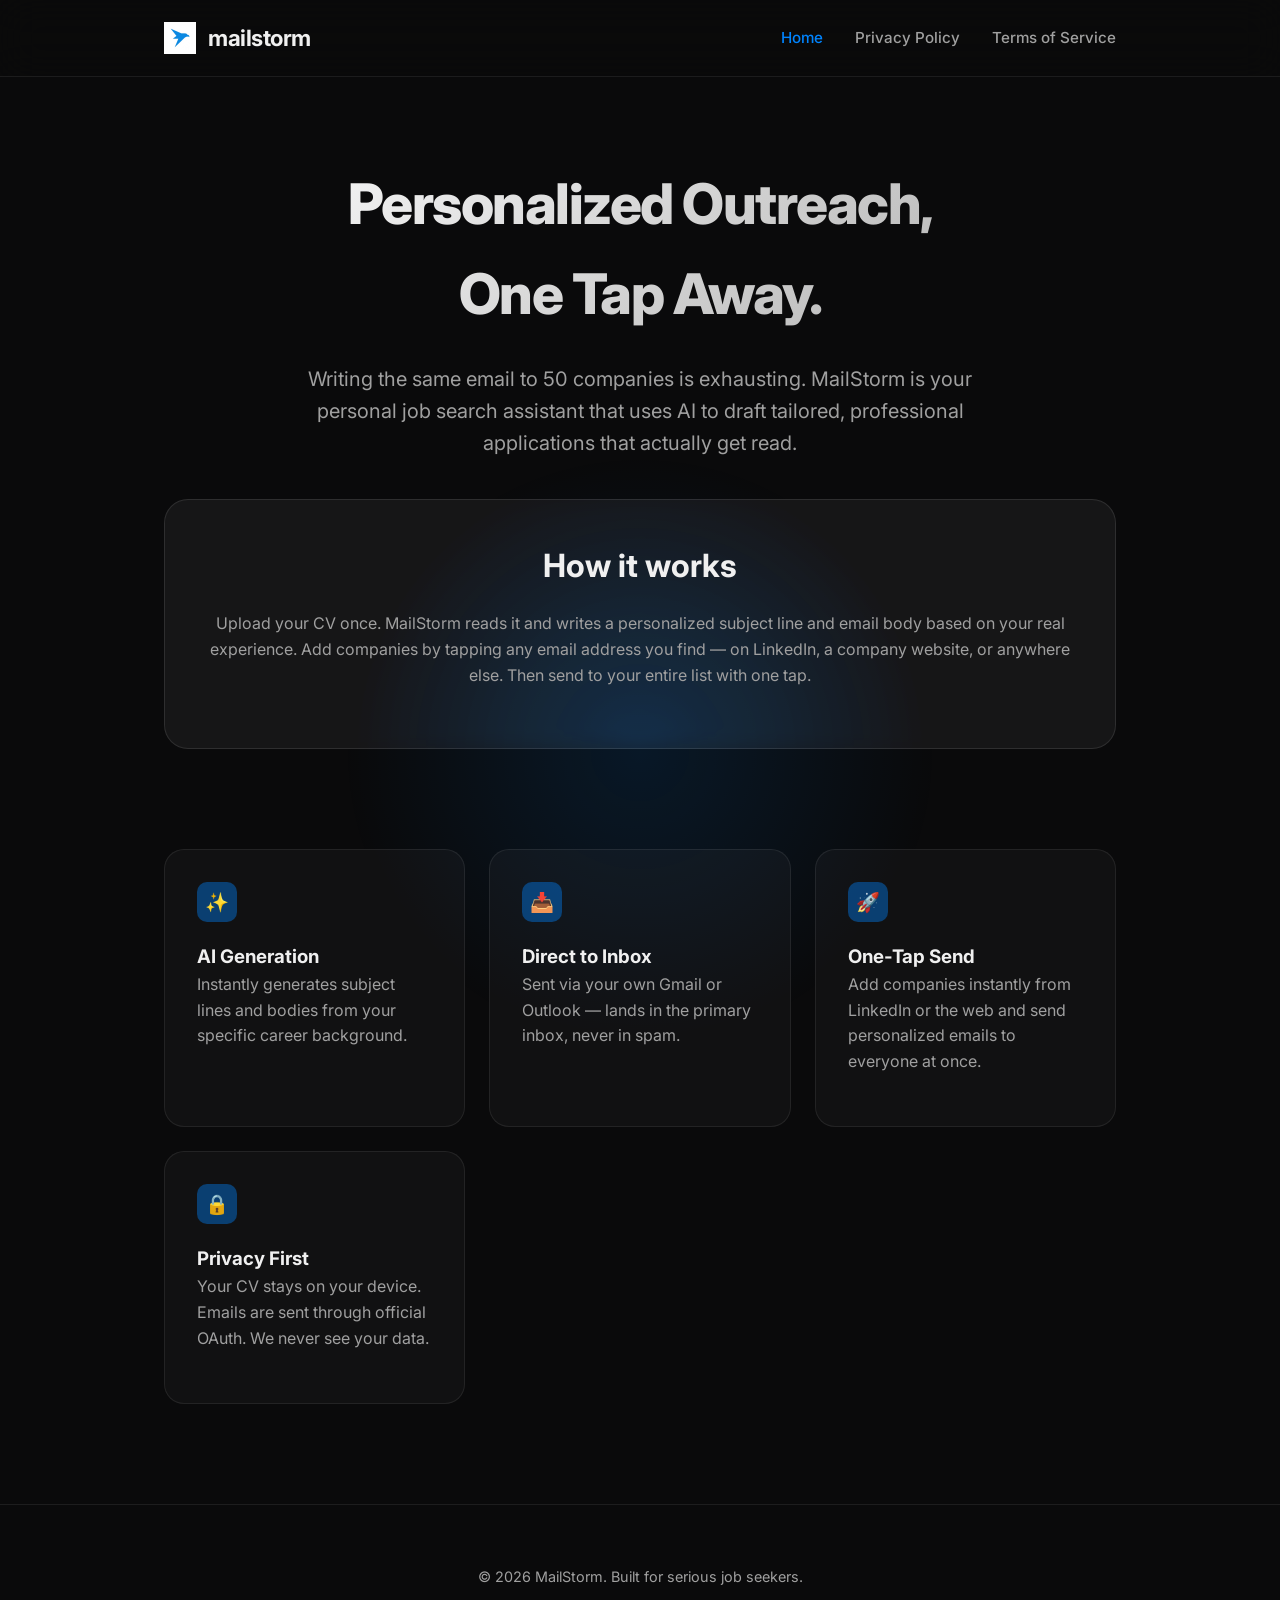
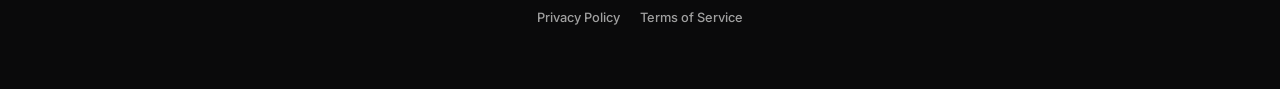
<file: index.html>
<!DOCTYPE html>
<html lang="en">

<head>
    <meta charset="UTF-8">
    <meta name="viewport" content="width=device-width, initial-scale=1.0">
    <meta name="google-site-verification" content="KiVf64rWlZVR3kOB_G3copdPdJ1pkEnJFAHZWvOTnaM" />
    <title>MailStorm | AI-Powered Job Applications</title>
    <meta name="description"
        content="Land your dream job with AI-powered personalized emails. Send professional applications directly from your inbox.">
    <link rel="stylesheet" href="style.css">
    <link rel="preconnect" href="https://fonts.googleapis.com">
    <link rel="preconnect" href="https://fonts.gstatic.com" crossorigin>
    <link href="https://fonts.googleapis.com/css2?family=Inter:wght@400;500;700;800&display=swap" rel="stylesheet">
</head>

<body>
    <nav>
        <div class="container nav-content">
            <a href="index.html" class="logo-group">
                <img src="logo.png" alt="MailStorm Logo" class="logo-img">
                <span>mailstorm</span>
            </a>
            <div class="nav-links">
                <a href="index.html" class="nav-link active">Home</a>
                <a href="privacy.html" class="nav-link">Privacy Policy</a>
                <a href="terms.html" class="nav-link">Terms of Service</a>
            </div>
        </div>
    </nav>

    <main class="container">
        <section class="hero animate-fade">
            <h1>Personalized Outreach,<br>One Tap Away.</h1>
            <p class="hero-sub">Writing the same email to 50 companies is exhausting. MailStorm is your personal job
                search assistant that uses AI to draft tailored, professional applications that actually get read.</p>

            <div class="card">
                <h2>How it works</h2>
                <p>Upload your CV once. MailStorm reads it and writes a personalized subject line and email body based
                    on your real experience. Add companies by tapping any email address you find — on LinkedIn, a
                    company website, or anywhere else. Then send to your entire list with one tap.</p>
            </div>

            <div class="features-grid">
                <div class="feature-item">
                    <div class="feature-icon">✨</div>
                    <h3>AI Generation</h3>
                    <p>Instantly generates subject lines and bodies from your specific career background.</p>
                </div>
                <div class="feature-item">
                    <div class="feature-icon">📥</div>
                    <h3>Direct to Inbox</h3>
                    <p>Sent via your own Gmail or Outlook — lands in the primary inbox, never in spam.</p>
                </div>
                <div class="feature-item">
                    <div class="feature-icon">🚀</div>
                    <h3>One-Tap Send</h3>
                    <p>Add companies instantly from LinkedIn or the web and send personalized emails to everyone at
                        once.</p>
                </div>
                <div class="feature-item">
                    <div class="feature-icon">🔒</div>
                    <h3>Privacy First</h3>
                    <p>Your CV stays on your device. Emails are sent through official OAuth. We never see your data.</p>
                </div>
            </div>
        </section>
    </main>

    <footer>
        <div class="container">
            <p>&copy; 2026 MailStorm. Built for serious job seekers.</p>
            <div style="margin-top: 10px; display: flex; justify-content: center; gap: 20px;">
                <a href="privacy.html" class="nav-link" style="font-size: 0.8rem;">Privacy Policy</a>
                <a href="terms.html" class="nav-link" style="font-size: 0.8rem;">Terms of Service</a>
            </div>
        </div>
    </footer>
</body>

</html>
</file>
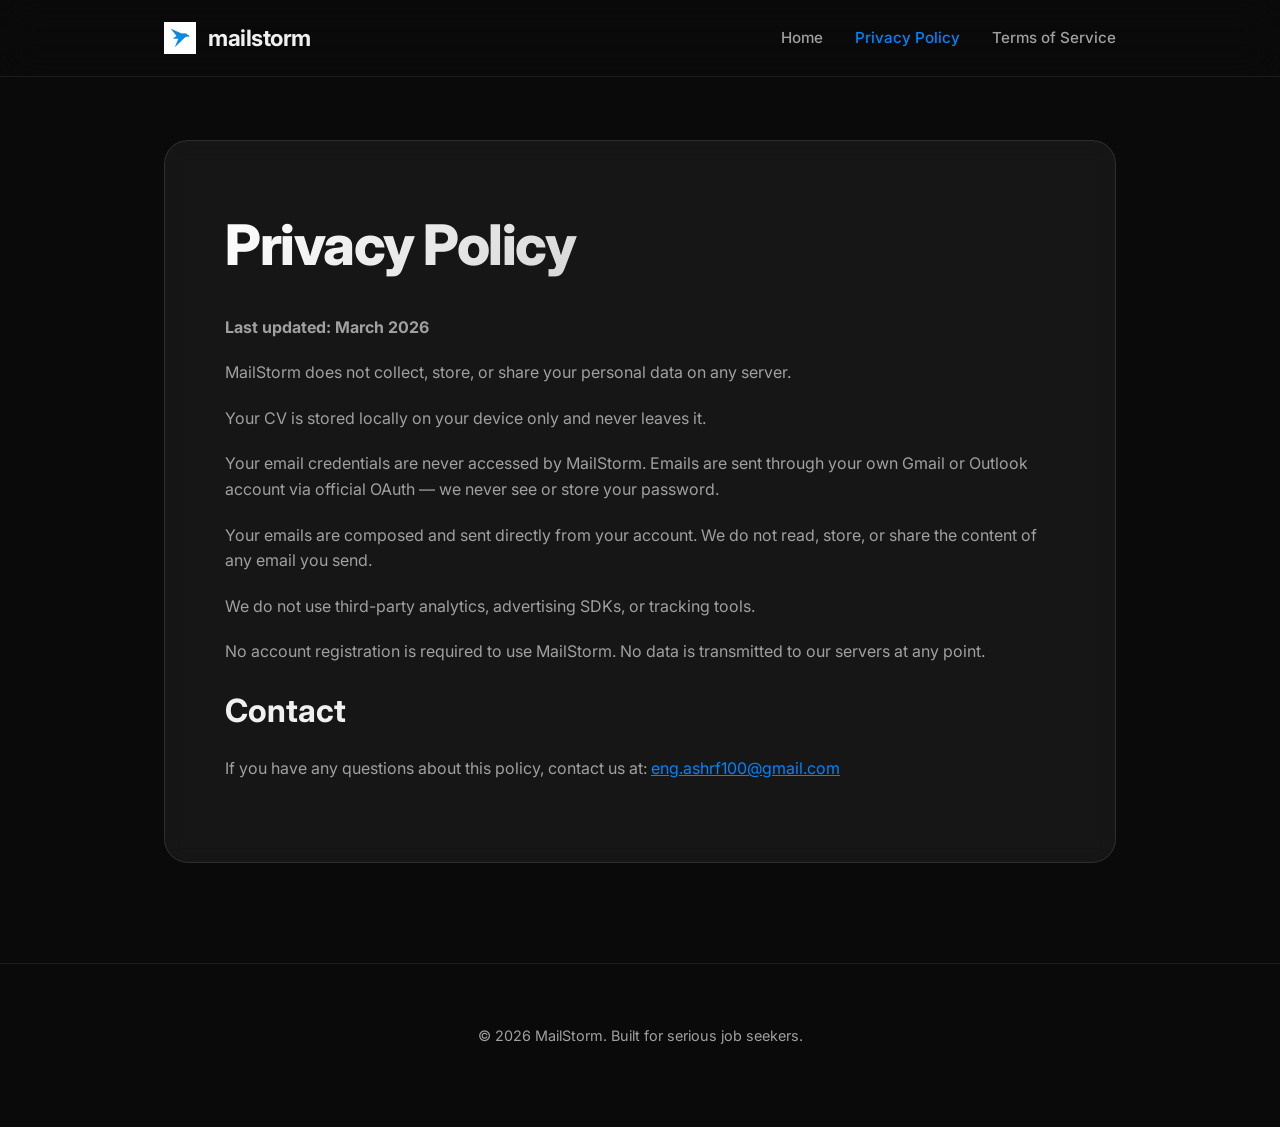
<file: privacy.html>
<!DOCTYPE html>
<html lang="en">

<head>
    <meta charset="UTF-8">
    <meta name="viewport" content="width=device-width, initial-scale=1.0">
    <title>Privacy Policy | MailStorm</title>
    <link rel="stylesheet" href="style.css">
    <link rel="preconnect" href="https://fonts.googleapis.com">
    <link rel="preconnect" href="https://fonts.gstatic.com" crossorigin>
    <link href="https://fonts.googleapis.com/css2?family=Inter:wght@400;500;700;800&display=swap" rel="stylesheet">
</head>

<body>
    <nav>
        <div class="container nav-content">
            <a href="index.html" class="logo-group">
                <img src="logo.png" alt="MailStorm Logo" class="logo-img">
                <span>mailstorm</span>
            </a>
            <div class="nav-links">
                <a href="index.html" class="nav-link">Home</a>
                <a href="privacy.html" class="nav-link active">Privacy Policy</a>
                <a href="terms.html" class="nav-link">Terms of Service</a>
            </div>
        </div>
    </nav>

    <main class="container">
        <div class="card legal-card animate-fade">
            <h1>Privacy Policy</h1>
            <p><strong>Last updated: March 2026</strong></p>

            <p>MailStorm does not collect, store, or share your personal data on any server.</p>

            <p>Your CV is stored locally on your device only and never leaves it.</p>

            <p>Your email credentials are never accessed by MailStorm. Emails are sent through your own Gmail or Outlook
                account via official OAuth — we never see or store your password.</p>

            <p>Your emails are composed and sent directly from your account. We do not read, store, or share the content
                of any email you send.</p>

            <p>We do not use third-party analytics, advertising SDKs, or tracking tools.</p>

            <p>No account registration is required to use MailStorm. No data is transmitted to our servers at any point.
            </p>

            <h2>Contact</h2>
            <p>If you have any questions about this policy, contact us at: <a href="mailto:eng.ashrf100@gmail.com"
                    style="color: var(--primary);">eng.ashrf100@gmail.com</a></p>
        </div>
    </main>

    <footer>
        <div class="container">
            <p>&copy; 2026 MailStorm. Built for serious job seekers.</p>
        </div>
    </footer>
</body>

</html>
</file>
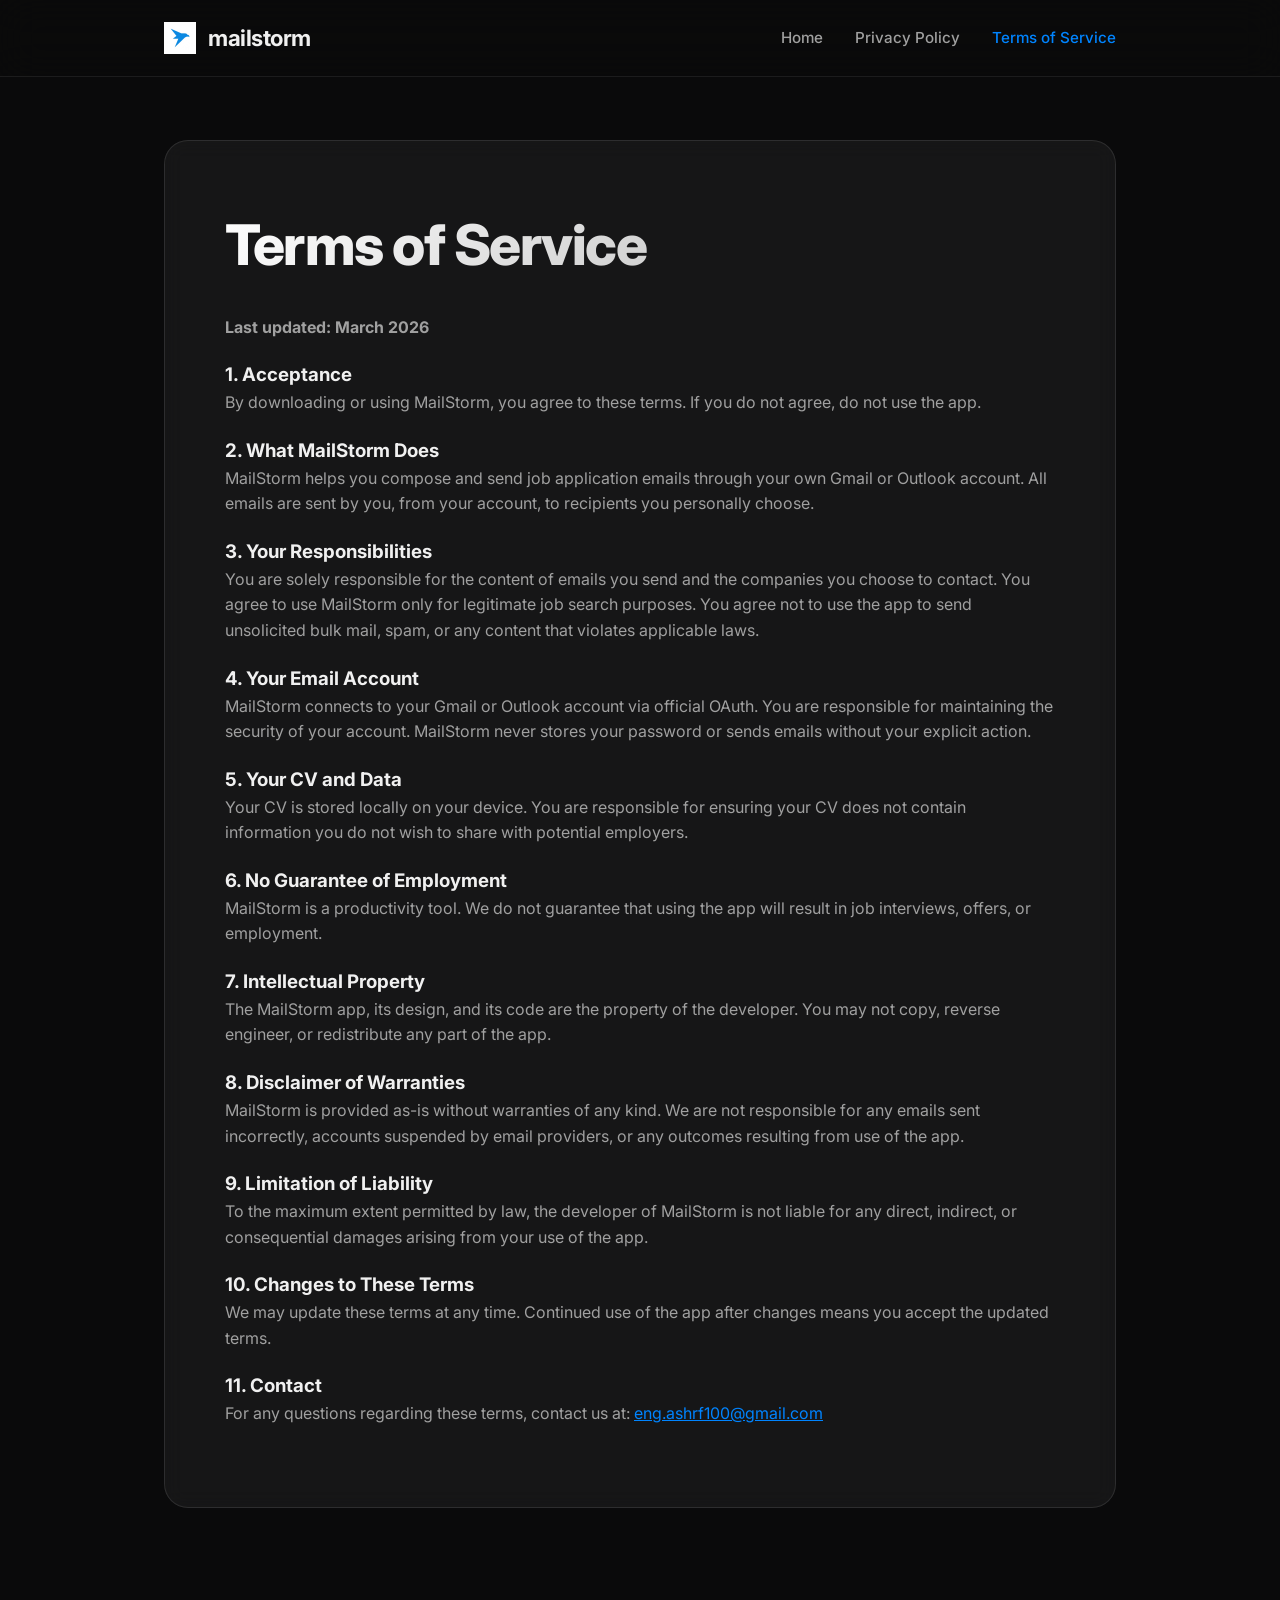
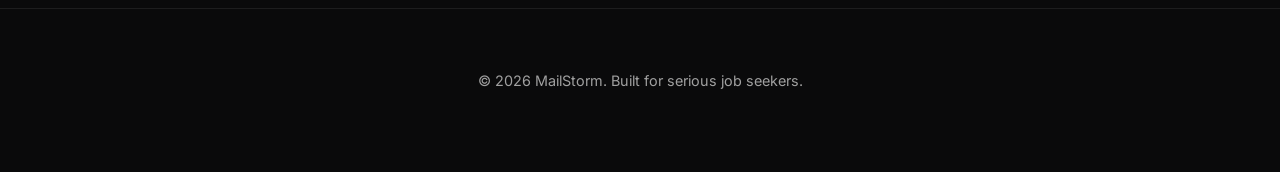
<file: terms.html>
<!DOCTYPE html>
<html lang="en">

<head>
    <meta charset="UTF-8">
    <meta name="viewport" content="width=device-width, initial-scale=1.0">
    <title>Terms of Service | MailStorm</title>
    <link rel="stylesheet" href="style.css">
    <link rel="preconnect" href="https://fonts.googleapis.com">
    <link rel="preconnect" href="https://fonts.gstatic.com" crossorigin>
    <link href="https://fonts.googleapis.com/css2?family=Inter:wght@400;500;700;800&display=swap" rel="stylesheet">
</head>

<body>
    <nav>
        <div class="container nav-content">
            <a href="index.html" class="logo-group">
                <img src="logo.png" alt="MailStorm Logo" class="logo-img">
                <span>mailstorm</span>
            </a>
            <div class="nav-links">
                <a href="index.html" class="nav-link">Home</a>
                <a href="privacy.html" class="nav-link">Privacy Policy</a>
                <a href="terms.html" class="nav-link active">Terms of Service</a>
            </div>
        </div>
    </nav>

    <main class="container">
        <div class="card legal-card animate-fade">
            <h1>Terms of Service</h1>
            <p><strong>Last updated: March 2026</strong></p>

            <h3>1. Acceptance</h3>
            <p>By downloading or using MailStorm, you agree to these terms. If you do not agree, do not use the app.</p>

            <h3>2. What MailStorm Does</h3>
            <p>MailStorm helps you compose and send job application emails through your own Gmail or Outlook account.
                All emails are sent by you, from your account, to recipients you personally choose.</p>

            <h3>3. Your Responsibilities</h3>
            <p>You are solely responsible for the content of emails you send and the companies you choose to contact.
                You agree to use MailStorm only for legitimate job search purposes. You agree not to use the app to send
                unsolicited bulk mail, spam, or any content that violates applicable laws.</p>

            <h3>4. Your Email Account</h3>
            <p>MailStorm connects to your Gmail or Outlook account via official OAuth. You are responsible for
                maintaining the security of your account. MailStorm never stores your password or sends emails without
                your explicit action.</p>

            <h3>5. Your CV and Data</h3>
            <p>Your CV is stored locally on your device. You are responsible for ensuring your CV does not contain
                information you do not wish to share with potential employers.</p>

            <h3>6. No Guarantee of Employment</h3>
            <p>MailStorm is a productivity tool. We do not guarantee that using the app will result in job interviews,
                offers, or employment.</p>

            <h3>7. Intellectual Property</h3>
            <p>The MailStorm app, its design, and its code are the property of the developer. You may not copy, reverse
                engineer, or redistribute any part of the app.</p>

            <h3>8. Disclaimer of Warranties</h3>
            <p>MailStorm is provided as-is without warranties of any kind. We are not responsible for any emails sent
                incorrectly, accounts suspended by email providers, or any outcomes resulting from use of the app.</p>

            <h3>9. Limitation of Liability</h3>
            <p>To the maximum extent permitted by law, the developer of MailStorm is not liable for any direct,
                indirect, or consequential damages arising from your use of the app.</p>

            <h3>10. Changes to These Terms</h3>
            <p>We may update these terms at any time. Continued use of the app after changes means you accept the
                updated terms.</p>

            <h3>11. Contact</h3>
            <p>For any questions regarding these terms, contact us at: <a href="mailto:eng.ashrf100@gmail.com"
                    style="color: var(--primary);">eng.ashrf100@gmail.com</a></p>
        </div>
    </main>

    <footer>
        <div class="container">
            <p>&copy; 2026 MailStorm. Built for serious job seekers.</p>
        </div>
    </footer>
</body>

</html>
</file>
<file: style.css>
:root {
  --primary: #0084FF;
  --primary-glow: rgba(0, 132, 255, 0.4);
  --bg: #0A0A0B;
  --card-bg: rgba(255, 255, 255, 0.03);
  --text: #F0F0F0;
  --text-muted: #A0A0A0;
  --border: rgba(255, 255, 255, 0.08);
  --glass: rgba(255, 255, 255, 0.05);
  --glass-border: rgba(255, 255, 255, 0.1);
}

* {
  box-sizing: border-box;
  margin: 0;
  padding: 0;
}

body {
  font-family: 'Inter', system-ui, -apple-system, sans-serif;
  background-color: var(--bg);
  color: var(--text);
  line-height: 1.6;
  overflow-x: hidden;
}

/* Glassmorphism Navigation */
nav {
  position: fixed;
  top: 0;
  width: 100%;
  padding: 20px 0;
  background: rgba(10, 10, 11, 0.8);
  backdrop-filter: blur(20px);
  -webkit-backdrop-filter: blur(20px);
  border-bottom: 1px solid var(--border);
  z-index: 1000;
}

.container {
  max-width: 1000px;
  margin: 0 auto;
  padding: 0 24px;
}

.nav-content {
  display: flex;
  justify-content: space-between;
  align-items: center;
}

.logo-group {
  display: flex;
  align-items: center;
  gap: 12px;
  font-weight: 700;
  font-size: 1.4rem;
  letter-spacing: -0.5px;
  color: var(--text);
  text-decoration: none;
}

.logo-img {
  width: 32px;
  height: 32px;
}

.nav-links {
  display: flex;
  gap: 32px;
}

.nav-link {
  color: var(--text-muted);
  text-decoration: none;
  font-size: 0.95rem;
  font-weight: 500;
  transition: color 0.2s ease;
}

.nav-link:hover, .nav-link.active {
  color: var(--primary);
}

/* Hero Section */
.hero {
  padding: 160px 0 100px;
  text-align: center;
  position: relative;
}

.hero::before {
  content: '';
  position: absolute;
  top: 50%;
  left: 50%;
  transform: translate(-50%, -50%);
  width: 600px;
  height: 600px;
  background: radial-gradient(circle, var(--primary-glow) 0%, transparent 70%);
  z-index: -1;
  opacity: 0.3;
}

h1 {
  font-size: 3.5rem;
  font-weight: 800;
  letter-spacing: -1.5px;
  margin-bottom: 24px;
  background: linear-gradient(135deg, #FFF 0%, #AAA 100%);
  -webkit-background-clip: text;
  -webkit-text-fill-color: transparent;
}

.hero-sub {
  font-size: 1.25rem;
  color: var(--text-muted);
  max-width: 700px;
  margin: 0 auto 40px;
}

/* Cards & Content */
.card {
  background: var(--glass);
  border: 1px solid var(--glass-border);
  border-radius: 24px;
  padding: 40px;
  backdrop-filter: blur(10px);
  -webkit-backdrop-filter: blur(10px);
  margin-bottom: 100px;
}

.legal-card {
  margin-top: 140px;
  padding: 60px;
}

h2 {
  font-size: 2rem;
  margin-bottom: 20px;
}

p {
  margin-bottom: 20px;
  color: var(--text-muted);
}

.features-grid {
  display: grid;
  grid-template-columns: repeat(auto-fit, minmax(280px, 1fr));
  gap: 24px;
  margin-top: 60px;
}

.feature-item {
  background: var(--card-bg);
  border: 1px solid var(--border);
  border-radius: 20px;
  padding: 32px;
  text-align: left;
  transition: transform 0.2s ease, border-color 0.2s ease;
}

.feature-item:hover {
  transform: translateY(-5px);
  border-color: var(--primary);
}

.feature-icon {
  width: 40px;
  height: 40px;
  background: var(--primary-glow);
  border-radius: 10px;
  display: flex;
  align-items: center;
  justify-content: center;
  margin-bottom: 20px;
  color: var(--primary);
  font-size: 1.2rem;
}

footer {
  padding: 60px 0;
  border-top: 1px solid var(--border);
  text-align: center;
  color: var(--text-muted);
  font-size: 0.9rem;
}

/* Animations */
@keyframes fadeIn {
  from { opacity: 0; transform: translateY(20px); }
  to { opacity: 1; transform: translateY(0); }
}

.animate-fade {
  animation: fadeIn 0.8s ease forwards;
}

@media (max-width: 768px) {
  h1 { font-size: 2.5rem; }
  .legal-card { padding: 30px; }
  .nav-links { display: none; }
}
</file>
